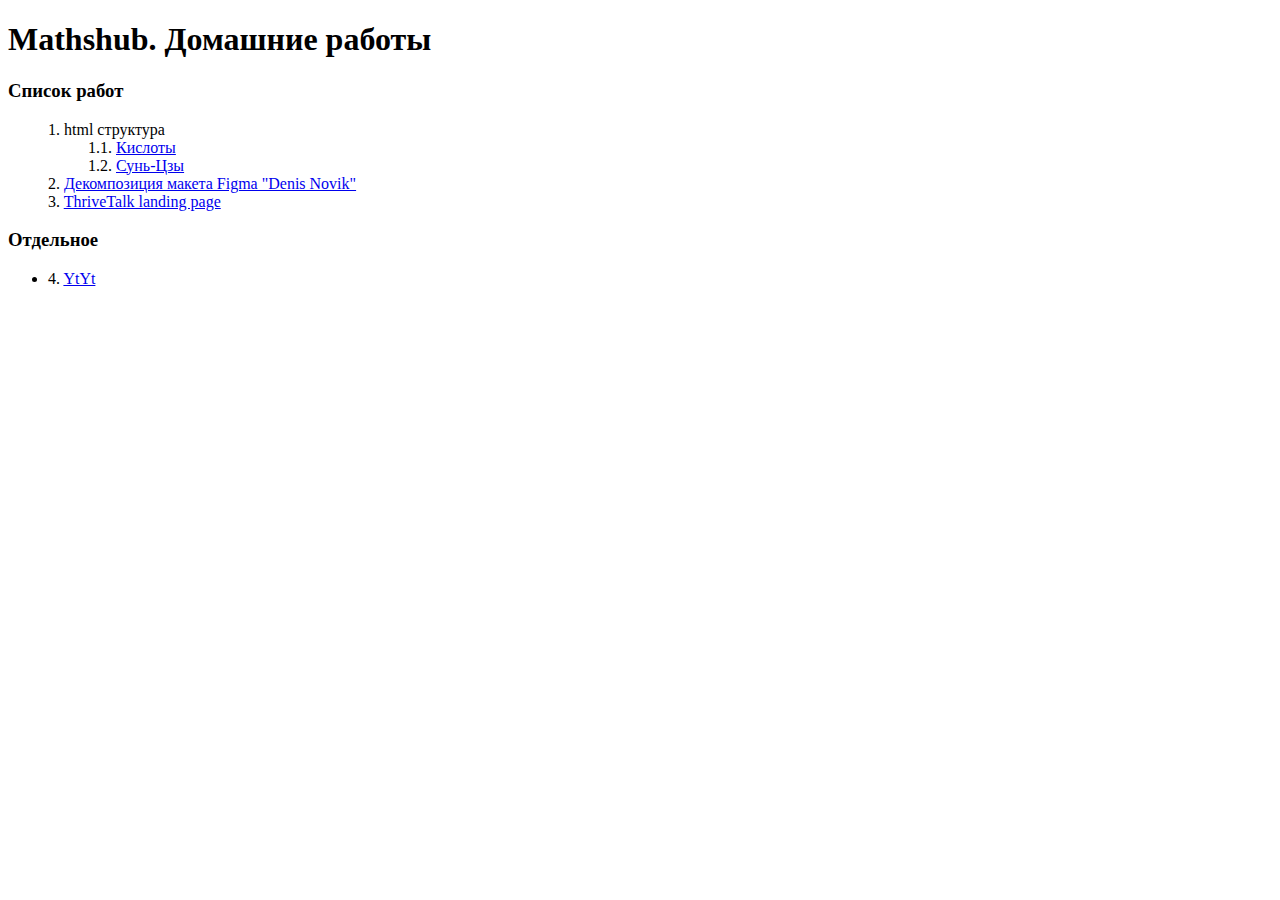
<file: index.html>
<!DOCTYPE html>
<html lang="en">
<head>
    <meta charset="UTF-8">
    <meta http-equiv="X-UA-Compatible" content="IE=edge">
    <meta name="viewport" content="width=device-width, initial-scale=1.0">
    <title>домашки</title>
    <style>
        ol {
            list-style: none;
            counter-reset: li;
        }
        li::before {
            counter-increment: li;
            content: counters(li, ".") ". ";
        }
    </style>
</head>
<body>
    <header>
        <h1>Mathshub. Домашние работы</h1>
    </header>
    <main>
        <section>
            <h3>Список работ</h3>
            <ol>
                <li> html структура
                    <ol>
                        <li>
                            <a href="./hw01/index.html">Кислоты</a>
                        </li>
                        <li>
                            <a href="./hw01/sun.html">Сунь-Цзы</a>
                        </li>
                    </ol>
                </li>

                <li>
                    <a href="./hw03_figma_decomposition/index.html">
                        Декомпозиция макета Figma "Denis Novik"
                    </a>
                </li>

                <li>
                    <a href="./ThriveTalk_landing_page/index.html">ThriveTalk landing page</a>
                </li>
                
            </ol>

            <h3>Отдельное</h3>
            <ul>
                <li><a href="./ytyt/index.html">YtYt</a></li>
            </ul>
        </section>
    </main>
</body>
</html>
</file>
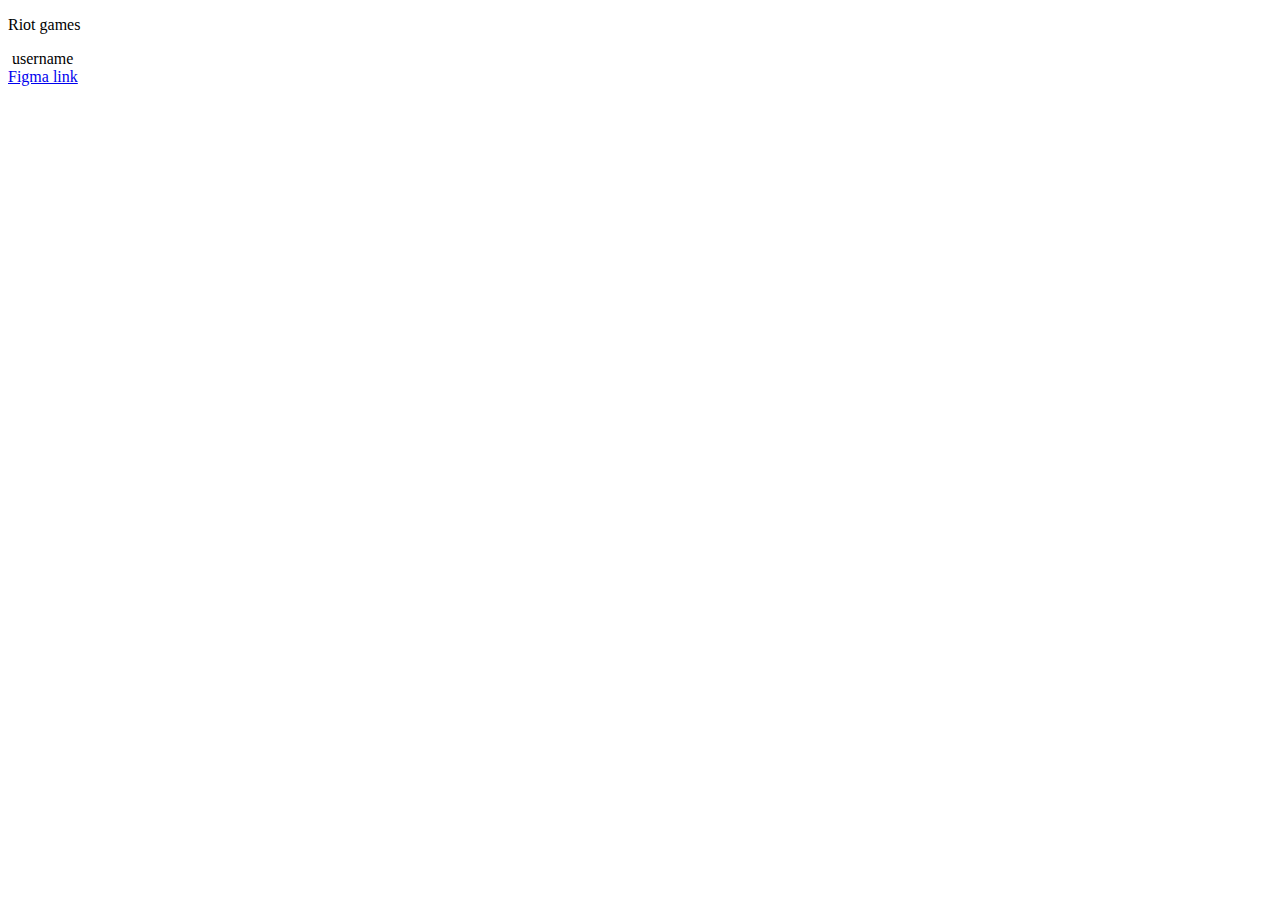
<file: valorant-agents_page_concepts/index.html>
<!DOCTYPE html>
<html lang="en">
<head>
    <meta charset="UTF-8">
    <meta http-equiv="X-UA-Compatible" content="IE=edge">
    <meta name="viewport" content="width=device-width, initial-scale=1.0">
    <title>Valorant - Agent page concept design</title>
</head>
<body>
    <header>
        <p>Riot games</p>

        <nav>

        </nav>

        <div>
            <img>
            <span>username</span>
        </div>
    </header>

    <main>

    </main>

    <footer>
        <a href="https://www.figma.com/file/mc4NyQ8AYUV7KjImsy5cVY/Valorant---Agents-page-concept-design-(Community)">Figma link</a>
    </footer>
</body>
</html>
</file>
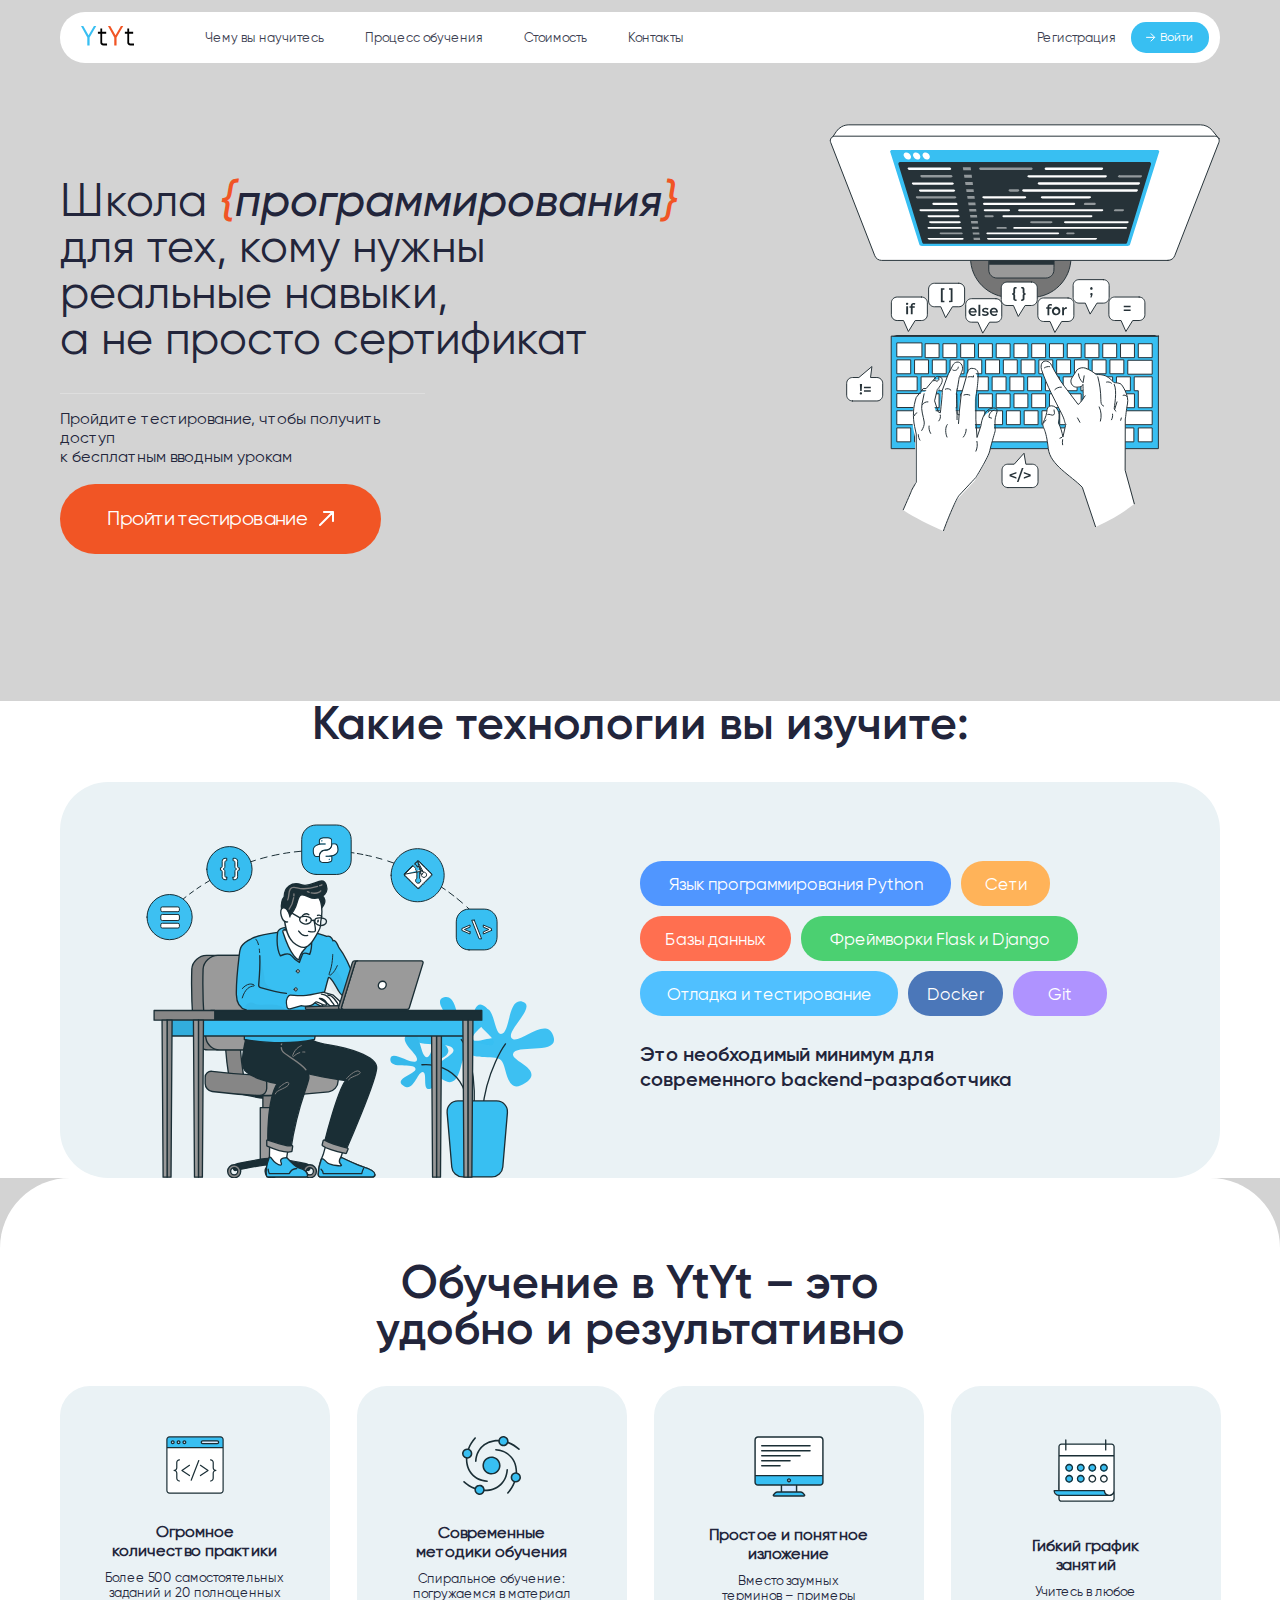
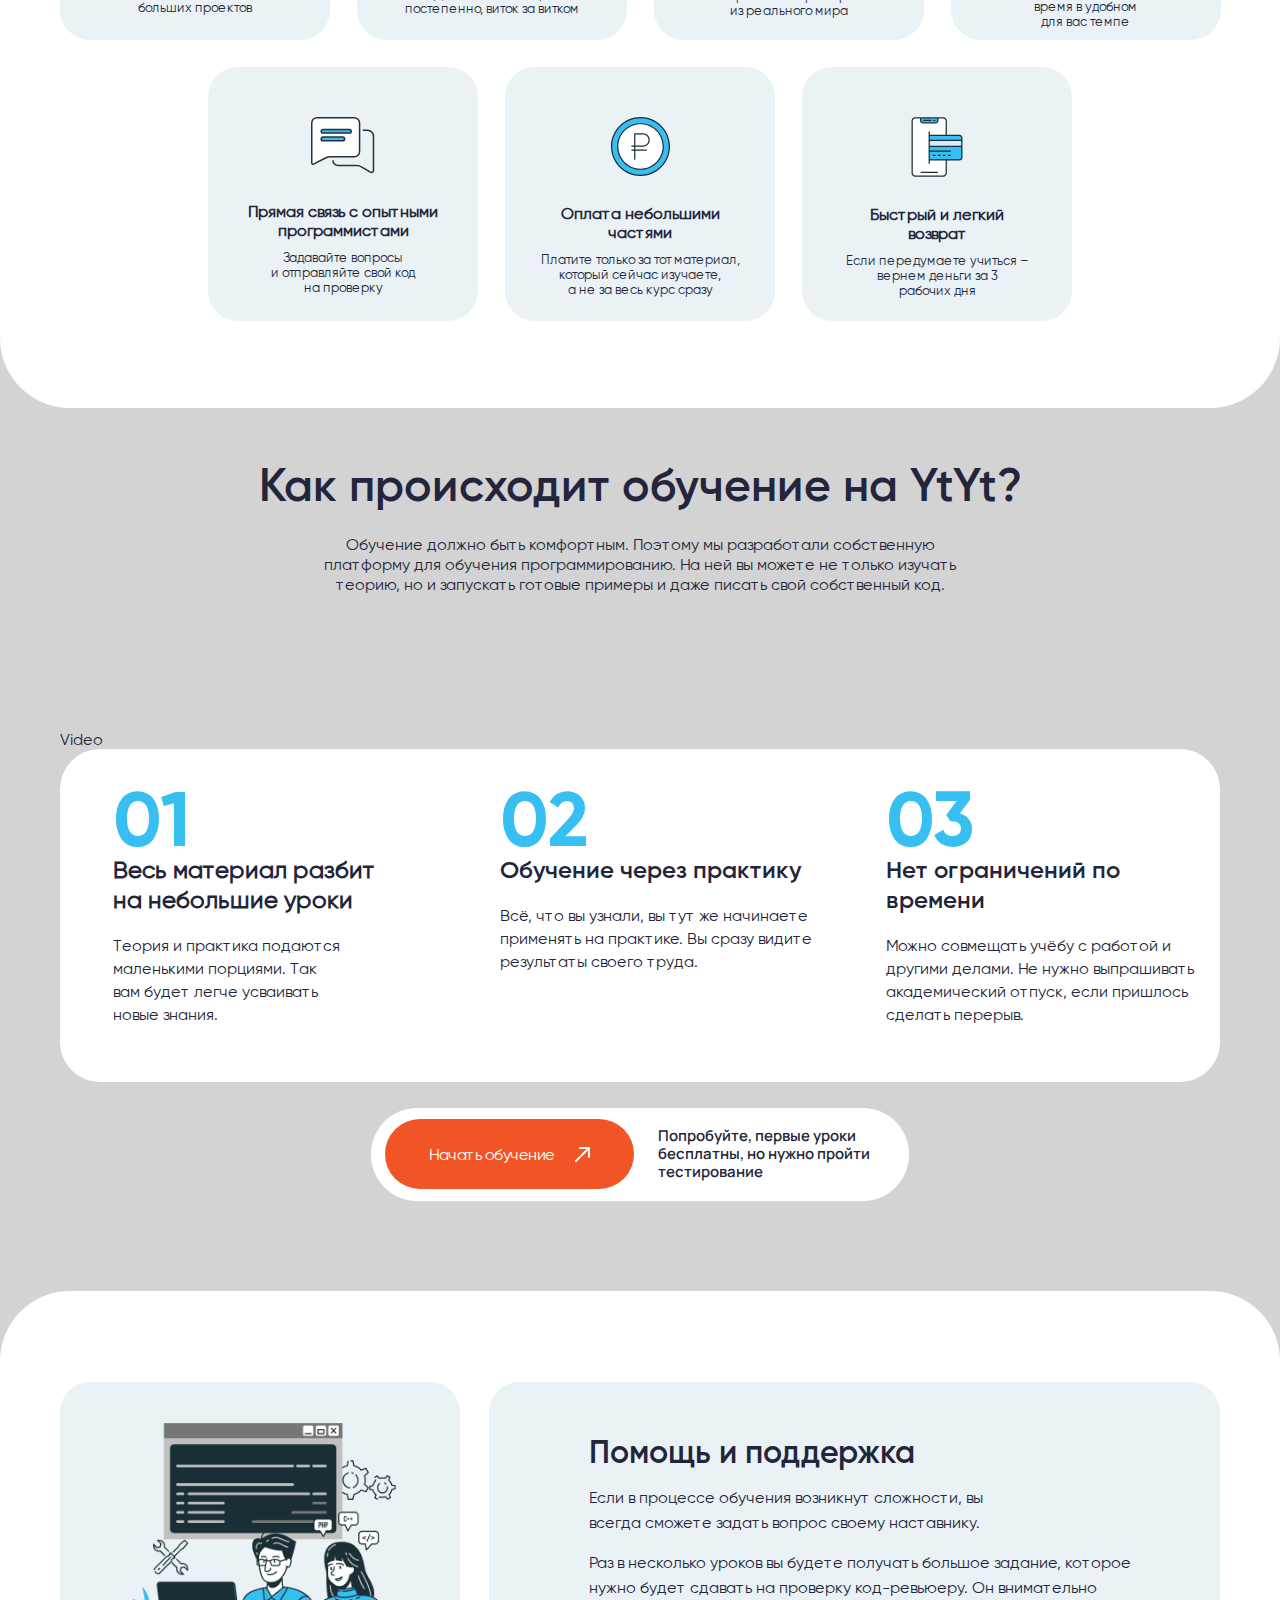
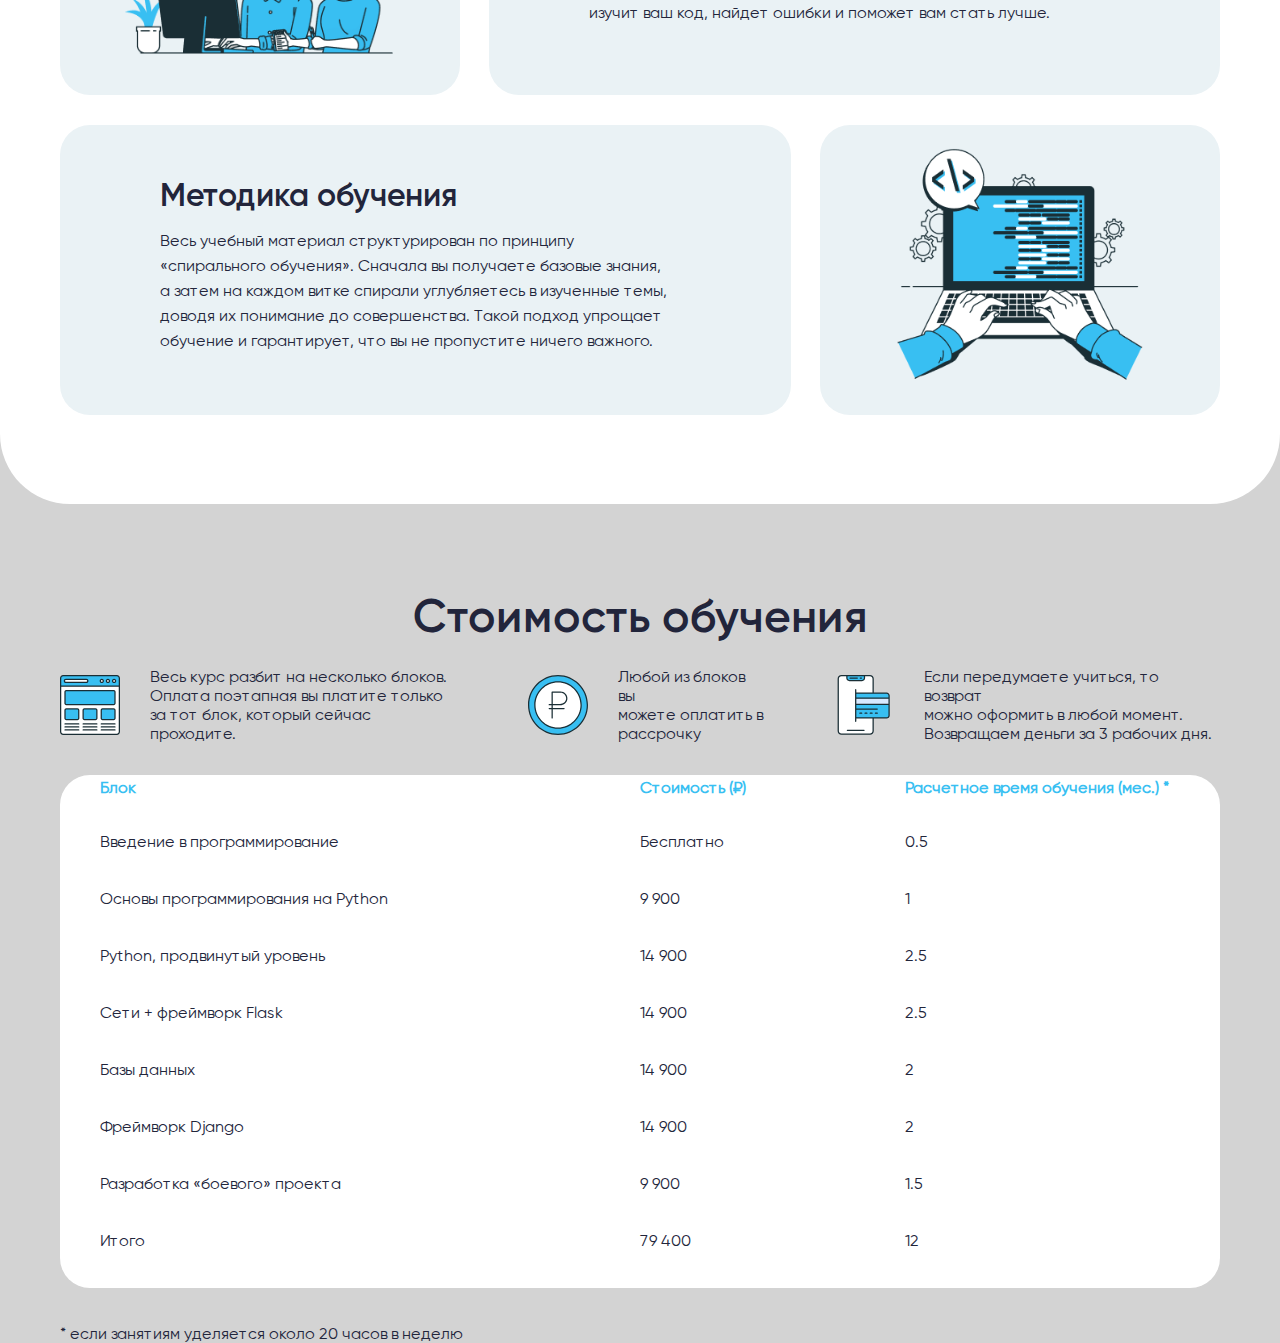
<file: ytyt/index.html>
<!DOCTYPE html>
<html lang="en">
<head>
    <meta charset="UTF-8">
    <meta http-equiv="X-UA-Compatible" content="IE=edge">
    <meta name="viewport" content="width=device-width, initial-scale=1.0">
    <title>YtYt - школа программирование</title>

    <link rel="stylesheet" href="./css/style.css">
    <link rel="stylesheet" href="./css/header.css">
    <link rel="stylesheet" href="./css/technologies.css">
    <link rel="stylesheet" href="./css/learning_features.css">
    <link rel="stylesheet" href="./css/learning_process.css">
    <link rel="stylesheet" href="./css/edu_methods.css">
    <link rel="stylesheet" href="./css/cost.css">

</head>


<body>
    <header>
        <div class="header_content">
            <a href="#">
                <img src="./img/header_logo.svg" alt="logo" title="YtYt logo">
            </a>

            <nav>
                <a href="#">Чему вы научитесь</a>
                <a href="#">Процесс обучения</a>
                <a href="#">Стоимость</a>
                <a href="#">Контакты</a>
            </nav>

            <div class="header_login_buttons">
                <a href="#">Регистрация</a>
                <button class="login_button"><img src="./img/white_right_arrow-login_button.svg" alt="lgoin arrow" title="login arrow">Войти</button>
            </div>
        </div>

        <div class="header_block">
            <div>
                <h1>
                    Школа <span>программирования</span>
                    <br>
                    для тех, кому нужны 
                    <br>
                    реальные навыки,
                    <br>
                    а не просто сертификат
                </h1>

                <p>
                    Пройдите тестирование, чтобы получить доступ 
                    <br>
                    к бесплатным вводным урокам
                </p>

                <button>Пройти тестирование <img src="./img/white_arrow_up_right.svg"></button>
            </div>

            <img src="./img/typing_computer.svg" alt="pc picture" title="pc picture">

            
            <!-- <img class="header_background" src="./img/rounds.svg" alt="background" title="background"> -->
            
        </div>
        <div class="section_joiner"></div>
    </header>

    <main>
        <section class="technologies">
            <h2>Какие технологии вы изучите:</h2>
            <div>
                <img src="./img/man_work_pc.svg" alt="man at computer picture" title="working at pc man">

                <div>
                    <div class="tech_container">
                        <span class="tech_python">Язык программирования Python</span>
                        <span class="tech_nets">Сети</span>
                        <span class="tech_dbs">Базы данных</span>
                        <span class="tech_flask_django">Фреймворки Flask и Django</span>
                        <span class="tech_tests">Отладка и тестирование</span>
                        <span class="tech_docker">Docker</span>
                        <span class="tech_git">Git</span>
                    </div>
                    
                    <p>Это необходимый минимум для современного backend-разработчика</p>
                </div>
            </div>
        </section>

        <section class="learning_features white_bg">
            <h2>Обучение в YtYt – это удобно и результативно</h2>
            <div class="learning_features_container features_container">
                <div>
                    <img src="./img/icon_feature1.svg" alt="'logo" title="logo">
                    <h3>
                        <span>Огромное </span>
                        <span>количество практики</span>
                    </h3>
                    <p>
                        <span>Более 500 самостоятельных </span>
                        <span>заданий и 20 полноценных </span>
                        <span>больших проектов</span>
                    </p>
                </div>

                <div>
                    <img src="./img/icon_feature2.svg" alt="'logo" title="logo">
                    <h3>
                        <span>Современные </span>
                        <span>методики обучения</span>
                    </h3>
                    <p>
                        <span>Спиральное обучение: </span>
                        <span>погружаемся в материал </span>
                        <span>постепенно, виток за витком</span>
                    </p>
                </div>

                <div>
                    <img src="./img/icon_feature3.svg" alt="'logo" title="logo">
                    <h3>
                        <span>Простое и понятное</span>
                        <span> изложение</span>
                    </h3>
                    <p>
                        <span>Вместо заумных</span>
                        <span>терминов – примеры</span>
                        <span> из реального мира</span>
                    </p>
                </div>

                <div>
                    <img src="./img/icon_feature4.svg" alt="'logo" title="logo">
                    <h3>
                        <span>Гибкий график</span>
                        <span> занятий</span>
                    </h3>
                    <p>
                        <span>Учитесь в любое</span>
                        <span>время в удобном </span>
                        <span>для вас темпе</span>
                    </p>
                </div>

                <div>
                    <img src="./img/icon_feature5.svg" alt="'logo" title="logo">
                    <h3>
                        <span>Прямая связь с опытными</span>
                        <span> программистами</span>
                    </h3>
                    <p>
                        <span>Задавайте вопросы </span>
                        <span>и отправляйте свой код</span>
                        <span> на проверку</span>
                    </p>
                </div>

                <div>
                    <img src="./img/icon_feature6.svg" alt="'logo" title="logo">
                    <h3>
                        <span>Оплата небольшими</span>
                        <span> частями</span>
                    </h3>
                    <p>
                        <span>Платите только за тот материал,</span>
                        <span> который сейчас изучаете, </span>
                        <span>а не за весь курс сразу</span>
                    </p>
                </div>

                <div>
                    <img src="./img/icon_feature7.svg" alt="'logo" title="logo">
                    <h3>
                        <span>Быстрый и легкий </span>
                        <span>возврат</span>
                    </h3>
                    <p>
                        <span>Если передумаете учиться –</span>
                        <span>вернем деньги за 3</span>
                        <span> рабочих дня</span>
                    </p>
                </div>
            </div>
        </section>

        <section class="learning_process">
            <h2>Как происходит обучение на YtYt?</h2>

            <p>
                Обучение должно быть комфортным. Поэтому мы разработали собственную 
                платформу для обучения программированию. На ней вы можете не только изучать 
                теорию, но и запускать готовые примеры и даже писать свой собственный код.
            </p>
            <div>
                Video
                <video></video>
            </div>
            <div class="process_features">
                <div>
                    <p>01</p>
                    <p>
                        <span>Весь материал разбит </span>
                        <span>на небольшие уроки</span>
                    </p>
                    <p>
                        Теория и практика подаются 
                        <br>
                        маленькими порциями. Так 
                        <br>
                        вам будет легче усваивать 
                        <br>
                        новые знания.
                    </p>
                </div>
                <div>
                    <p>02</p>
                    <p>
                        </span>Обучение 
                        через практику</p>
                    <p>
                        Всё, что вы узнали, вы тут же начинаете применять на практике. Вы сразу видите результаты своего труда.
                    </p>
                </div>
                <div>
                    <p>03</p>
                    <p>Нет ограничений по времени</p>
                    <p>
                        Можно совмещать учёбу с работой 
                        и другими делами. Не нужно выпрашивать академический отпуск, если пришлось сделать перерыв.
                    </p>
                </div>
            </div>
            <div class="start_education_container">
                <button>Начать обучение <img src="./img/white_arrow_up_right.svg" alt="small arrow icon" title="small arrow icon"></button>

                <p>
                    Попробуйте, первые уроки 
                    <br>
                    бесплатны, но нужно пройти 
                    <br>
                    тестирование
                </p>
            </div>
        </section>

        <section class="edu_methods white_bg">
            <div class="features_container">
                <div class="method_icon1 feature_icon">
                    <img src="./img/man_and_woman_pc.svg" alt="image" title="man at woman work in console">
                </div>

                <div class="method1">
                    <h4>Помощь и поддержка</h4>
                    <p>
                        Если в процессе обучения возникнут сложности, вы 
                        <br>
                        всегда сможете задать вопрос своему наставнику.
                    </p>
                    <p>
                        Раз в несколько уроков вы будете получать большое задание, которое 
                        <br>
                        нужно будет сдавать на проверку код-ревьюеру. Он внимательно 
                        <br>
                        изучит ваш код, найдет ошибки и поможет вам стать лучше. 
                    </p>
                </div>

                <div class="method2">
                    <h4>Методика обучения</h4>
                    <p>
                        Весь учебный материал структурирован по принципу 
                        <br>
                        «спирального обучения». Сначала вы получаете базовые знания, 
                        <br>
                        а затем на каждом витке спирали углубляетесь в изученные темы, 
                        <br>
                        доводя их понимание до совершенства. Такой подход упрощает 
                        <br>
                        обучение и гарантирует, что вы не пропустите ничего важного.
                    </p>
                </div>

                <div class="method_icon2 feature_icon">
                    <img src="./img/hands_pc.svg" alt="image" title="work in console">
                </div>
            </div>
        </section>

        <section class="cost">
            <h2>Стоимость обучения</h2>

            <div class="cost_features">
                <div>
                    <img src="./img/cost_features/cost_feature_icon1.svg" alt="icon" title="icon">
                    <p>
                        Весь курс разбит на несколько блоков. 
                        <br>
                        Оплата поэтапная вы платите только 
                        <br>
                        за тот блок, который сейчас проходите.
                    </p>
                </div>

                <div>
                   <img src="./img/cost_features/cost_feature_icon2.svg" alt="icon" title="icon">
                    <p>
                        Любой из блоков вы 
                        <br>
                        можете оплатить в 
                        <br>
                        рассрочку
                    </p>
                </div>

                <div>
                    <img src="./img/cost_features/cost_feature_icon3.svg" alt="icon" title="icon">
                    <p>
                        Если передумаете учиться, то возврат 
                        <br>
                        можно оформить в любой момент. 
                        <br>
                        Возвращаем деньги за 3 рабочих дня.
                    </p>
                </div>
            </div>

            <div class="table_container">
                <div class="table_grid">
                    <div class="table_header">
                        <p>Блок</p>
                        <p>Стоимость (₽)</p>
                        <p>Расчетное время обучения (мес.) *</p>
                    </div>

                    <div class="table_row">
                        <p>Введение в программирование</p>
                        <p>Бесплатно</p>
                        <p>0.5</p>
                    </div>

                    <div class="table_row">
                        <p>Основы программирования на Python</p>
                        <p>9 900</p>
                        <p>1</p>
                    </div>

                    <div class="table_row">
                        <p>Python, продвинутый уровень</p>
                        <p>14 900</p>
                        <p>2.5</p>
                    </div>

                    <div class="table_row">
                        <p>Сети + фреймворк Flask</p>
                        <p>14 900</p>
                        <p>2.5</p>
                    </div>
                    <div class="table_row">
                        <p>Базы данных</p>
                        <p>14 900</p>
                        <p>2</p>
                    </div>
                    <div class="table_row">
                        <p>Фреймворк Django</p>
                        <p>14 900</p>
                        <p>2</p>
                    </div>
                    <div class="table_row">
                        <p>Разработка «боевого» проекта</p>
                        <p>9 900</p>
                        <p>1.5</p>
                    </div>
                    <div class="table_footer">
                        <p>Итого</p>
                        <p>79 400</p>
                        <p>12</p>
                    </div>
                </div>

            </div>
            <p>* если занятиям уделяется около 20 часов в неделю</p>
        </section>



        <!-- <section>
            <div>
                <img alt="megafone" title="megafone">
                <p>
                    Все блоки проходятся строго по порядку. Пропустить какой-то блок или начать обучение с середины нельзя, даже если вы считаете, что уже знаете какую-то часть материала. Только так мы можем гарантировать, что вы получите все знания, предусмотренные учебной программой.
                </p>
                <button>Начать обучение</button>
            </div>
        </section>
 -->



    </main>

    <!-- <footer>
        <p>© 2022 ytyt — Все права защищены</p>
        <p><a href="#">Пользовательское соглашение</a></p>
        <p><a href="#">Политика конфиденциальности</a></p>
    </footer> -->
</body>
</html>
</file>
<file: ytyt/css/style.css>
@font-face {
    font-family: Gilroy;
    src: url('../fonts/gilroy-regular.ttf');
}
@font-face {
    font-family: Gilroy SemiBold;
    src: url('../fonts/gilroy-semibold.ttf');
}
@font-face {
    font-family: Gilroy-Medium;
    src: url('../fonts/gilroy-medium.ttf');
}
@font-face {
    font-family: Gilroy-MediumItalic;
    src: url('../fonts/gilroy-mediumitalic.ttf');
}
@font-face {
    font-family: Gilroy Bold;
    src: url('../fonts/gilroy-bold.ttf');
}
@font-face {
    font-family: Manrope;
    src: url('../fonts/Manrope-VariableFont_wght.ttf');
}



* {
    padding: 0;
    margin: 0;
    box-sizing: border-box;
    font-family: 'Gilroy';
}

body {
    font-size: 16px;
    width: 100vw;
    color: #22253B;
    display: flex;
    flex-direction: column;
    align-items: center;
    justify-content: center;
    background-color: lightgray;
}
a {
    color: #22253B;
}
a:hover {
    color: #F15525;
}

main {
    width: 100%;
}
main > section {
    padding: 0 0px;
}

h2 {
    font-family: Gilroy SemiBold;
    font-size: 46px;
    font-weight: 600;
    line-height: 46px;
    letter-spacing: 0em;
    text-align: center;
}

body > * {
    display: flex;
    flex-direction: column;
    align-items: center;
}

.white_bg {
    background-color: white;
    border-radius: 70px;
    width: 100%;
}

.features_container > div {
    background-color: #EAF2F5;
    border-radius: 30px;
}
</file>
<file: ytyt/css/header.css>
header {
    /* background-color: #8f8f8f; */
    width: 100%;
    flex-direction: column;
    padding: 0 20px;

}
header * {
    font-size: 16px;
}

img.header_background{
    z-index: -1;
    overflow: visible;
    position: absolute;
    width: 1705px;
    height: 1705px;
    left: 9px;
    top: -173px;
}

.header_content {
    max-width: 1160px;
    width: 100%;
    margin-top: 12px;
    
    background-color: white;
    border-radius: 25px;
    height: 51px;
    display: grid;
    grid-template-columns: min-content 1fr min-content;
    align-items: center;
    gap: 0 71px;
}

.header_content > a {
    margin-left: 21px;
}

header nav {
    display: flex;
    gap: 41px;
}

header a {
    font-size: 13px;
    font-weight: 400;
    line-height: 14px;
    letter-spacing: 0em;
    text-decoration: none;
    color: #3C3E50;
}
header a:hover {
    text-decoration: none;
}

.header_login_buttons {
    display: flex;
    align-items: center;
    margin: 0 11px;
}

.header_login_buttons > a {
    margin-right: 15px;
    font-size: 13px;
    font-weight: 400;
    line-height: 14px;
    letter-spacing: 0em;
    /* margin-top: 9px; */
}

.header_login_buttons > button {
    /* margin-top: 9px; */
    background-color: #38BFF2;
    color: #fff;
    width: 78px;
    height: 31px;
    border-radius: 15px;
    border: none;
    font-size: 12px;
    font-weight: 500;
    line-height: 13px;
    letter-spacing: 0em;
    text-align: left;
    cursor: pointer;


    display: flex;
    align-items: center;
}
.header_login_buttons > button:hover {
    background-color: #F15525;
}

.header_login_buttons img {
    margin-left: 15px;
    margin-right: 4px;
}

.header_block {
    display: flex;
    width: 100%;
    max-width: 1160px;
    justify-content: space-between;
    align-items: center;
}


header h1 {
    font-size: 46px;
    font-weight: 500;
    line-height: 46px;
    letter-spacing: 0em;
    text-align: left;
    font-family: 'Gilroy';
    margin-top: 70px;
    margin-bottom: 31px;
}

header h1 > span {
    font-family: 'Gilroy-MediumItalic';
    font-size: 46px;
    line-height: 46px;
    letter-spacing: 0em;
}
header h1 > span::before {
    content: "{";
    color: #F15525;
}
header h1 > span::after {
    content: "}";
    color: #F15525;
}

.header_block > div > p {
    max-width: 365.22px;
    padding-top: 15px;
    border-top: solid 1px #DEDEDE;
    margin-bottom: 18px;
}

.header_block > div > button {
    width: 321px;
    height: 70px;
    border-radius: 35px;
    background-color: #F15525;
    color: white;
    border: none;

    font-size: 20px;
    font-weight: 400;
    line-height: 19px;
    letter-spacing: -0.03em;
    text-align: center;
    cursor: pointer;

    display: flex;
    align-items: center;
    justify-content: center;

}
.header_block > div > button:hover {
    background-color: #38BFF2;
}

.header_block > div > button > img {
    margin-left: 12px;

}

.header_block > img {
    display: block;
    margin-top: 61px;
    margin-bottom: 66px;
    float: right;
    width: 100%;
    max-width: 391px;
    min-width: 20px;
}
</file>
<file: ytyt/css/technologies.css>
.technologies {
    background-color: white;
    
    width: 100%;
    margin-top: 103px;
    
}
.technologies h2 {
    margin-bottom: 35px;
}

.technologies > div {
    background-color: #EAF2F5;
    border-radius: 48px;
    display: grid;
    grid-template-columns: 1fr 1fr;
    justify-items: center;
    align-items: end;


    margin: 0 auto;
    max-width: 1160px;
    max-height: 396px;
    height: fit-content;
}

.technologies > div > img {
    margin-top: 42px;
}

.tech_container {
    display: flex;
    flex-wrap: wrap;
    /* grid-template-areas:
    "python python nets"
    "dbs flask_django"
    "tests docker git"; */
    gap: 10px 10px;
    margin-right: 104px;
    margin-bottom: 26px;
}
.tech_container > span {
    color: white;
    white-space: nowrap;
    padding: 0px 16px;
    border-radius: 22px;

    height: 45px;
    min-width: 45px;

    font-size: 17px;
    font-weight: 400;
    line-height: 46px;
    letter-spacing: 0em;
    text-align: center;

    display: block;
}

.tech_python {
    width: 311px;
    grid-area: python;
    background-color: #5096FF;
}
.tech_nets {
    width: 89px;
    grid-area: nets;
    background-color: #FFB359;
}
.tech_dbs {
    width: 151px;
    grid-area: dbs;
    background-color: #FF6F50;
}
.tech_flask_django {
    width: 277px;
    grid-area: flask_django;
    background-color: #4BD071;
}
.tech_tests {
    width: 258px;
    grid-area: tests;
    background-color: #50C0FF;
}
.tech_docker {
    width: 95px;
    grid-area: docker;
    background-color: #4B77B9;
}
.tech_git {
    width: 94px;
    grid-area: git;
    background-color: #AF93FF;
}

.technologies > div > div > p {
    font-family: Gilroy SemiBold;
    font-size: 20px;
    font-weight: 600;
    line-height: 25px;
    letter-spacing: 0em;
    text-align: left;

    margin-bottom: 87px;
    width: 385px;
}
</file>
<file: ytyt/css/learning_features.css>
.learning_features > h2 {
    margin: 0 auto;
    margin-top: 82px;
    margin-bottom: 34px;    
    max-width: 598px;
    width: 100%;
}

.learning_features_container {
    width: 100%;
    max-width: 1161px;

    margin: 0 auto;
    display: flex;
    flex-wrap: wrap;
    justify-content: center;
    gap: 27px 27px;
    

    margin-bottom: 87px;

}

.learning_features_container > div {
    width: 270px;
    /* width: max-content; */
    /* max-height: 254px; */
    height: 254px;

    /* padding: 31px 35px; */

    display: flex;
    flex-direction: column;
    align-items: center;
    gap: 10px;

    text-align: center;
}

.learning_features_container > div > img {
    margin-top: 50px;
    margin-bottom: 18px;
}

.learning_features_container h3 {
    max-width: 200px;
    font-family: Gilroy SemiBold;
    font-size: 16px;
    font-weight: 600;
    line-height: 19px;
    letter-spacing: 0em;

    display: flex;
    flex-direction: column;
    align-items: center;
}

.learning_features_container p {
    font-family: Gilroy;
    font-size: 13px;
    font-weight: 400;
    line-height: 15px;
    letter-spacing: 0em;
    text-align: center;
    display: flex;
    flex-direction: column;
    align-items: center;
}
</file>
<file: ytyt/css/learning_process.css>
.learning_process h2 {
    margin-top: 55px;
    margin-bottom: 26px;
}

.learning_process > p {
    font-family: Gilroy;
    font-size: 16px;
    font-weight: 400;
    line-height: 20px;
    letter-spacing: 0em;
    text-align: center;

    margin: 0 auto;
    max-width: 642px;
}

.process_features {
    display: grid;
    grid-template-columns: repeat(3, 1fr);
    max-width: 1160px;
    border-radius: 40px;
    background-color: white;
}
.process_features > *{
    margin-left: 53px;
}


.process_features p {
    display: flex;
    flex-direction: column;
}

.process_features p:first-child {
    font-family: Gilroy Bold;
    font-size: 77px;
    font-weight: 700;
    line-height: 30px;
    letter-spacing: 0em;
    text-align: left;

    color: #38BFF2;

    margin-top: 56px;
    margin-bottom: 20px;
}
.process_features p:nth-child(2) {
    font-family: Gilroy SemiBold;
    font-size: 24px;
    font-weight: 600;
    line-height: 30px;
    letter-spacing: 0em;
    text-align: left;

    margin-bottom: 19px;
}

.process_features p:nth-child(3) {
    font-family: Gilroy;
    font-size: 16px;
    font-weight: 400;
    line-height: 23px;
    letter-spacing: 0em;
    text-align: left;

    margin-bottom: 56px;
}

.start_education_container {
    margin: 0 auto;
    margin-top: 26px;
    margin-bottom: 90px;

    background-color: white;
    border-radius: 46px;

    display: flex;
    align-items: center;
    justify-content: space-between;

    width: 538px;
    height:93px;
}
.start_education_container button {
    color: white;
    background-color: #F15525;
    width: 249px;
    height: 70px;
    border-radius: 35px;
    border: none;

    margin-left: 14px;

    font-family: Gilroy;
    font-size: 16px;
    font-weight: 400;
    line-height: 15px;
    letter-spacing: -0.03em;
    text-align: center;

    display: flex;
    align-items: center;
    justify-content: center;

    cursor: pointer;
}
.start_education_container button > img {
    margin-left: 20px;
}

.start_education_container > p {
    margin-right: 37px;
    width: 214px;
    font-family: Manrope;
    font-weight: bold;
    font-size: 15px;
    font-weight: 600;
    line-height: 18px;
    letter-spacing: 0em;
    text-align: left;

}
</file>
<file: ytyt/css/edu_methods.css>
.edu_methods > div {
    max-width: 1160px;
    width: 100%;
    margin: 0 auto;
}

.edu_methods .features_container {
    display: grid;

    grid-template-columns: 400px auto 400px;
    grid-template-rows: 313px 290px;
    gap: 30px 29px;

    margin-top: 91px;
    margin-bottom: 89px;
}

.edu_methods .features_container > div > h4 {
    font-family: Gilroy SemiBold;
    font-size: 32px;
    font-weight: 600;
    line-height: 30px;
    letter-spacing: 0em;
    text-align: left;

    margin-top: 55px;
    margin-bottom: 18px;

    margin-left: 100px;
}

.edu_methods .features_container > div > p {
    margin-bottom: 15px;
    margin-left: 100px;

    font-family: Gilroy;
    font-size: 16px;
    font-weight: 400;
    line-height: 25px;
    letter-spacing: 0em;
    text-align: left;

}

.edu_methods .features_container > div > p:last-child {
    margin-bottom: 55px;
}

.method_icon1 {
    grid-column: span 1;
    width: 400px;
}

.method1 {
    grid-column: span 2;
}

.method2 {
    grid-column: span 2;
}
.method_icon2 {
    grid-column: 2 3;
}

.features_container > .feature_icon {
    display: flex;
    align-items: center;
    justify-content: center;
}
</file>
<file: ytyt/css/cost.css>
.cost {
    max-width: 1160px;
}

.cost h2 {
    margin-top: 90px;
    margin-bottom: 35px;
}

.cost_features {
    display: flex;
    flex-direction: row;
    justify-content: space-between;

    gap: 69px;
    height: 60px;
}

.cost_features > div {
    max-width: fit-content;

    display: flex;
    justify-content: space-between;
    align-items: center;
    gap: 30px;
}

.cost_features > div > img{
    width: 60px;
    height: 60px;
}

.cost > .table_container {
    max-width: 1160px;
    width: 100%;
    height: fit-content;

    background-color: white;
    border-radius: 30px;

}

.table_container {
    margin-top: 40px;
}

.table_container > table {
    margin: 40px;
    max-width: 1081px;
    width: 100%;

    font-family: Gilroy;
    font-size: 20px;
    font-weight: 400;
    line-height: 25px;
    letter-spacing: 0em;
    text-align: left;

}
.table_container > table, th, td {
    border: none;
    border-collapse: collapse;
}

.table_container > table > thead {
    background-color: white;
    
    font-family: Gilroy;
    font-size: 16px;
    font-weight: 700;
    line-height: 25px;
    letter-spacing: 0em;
    text-align: left;

    color: #38BFF2;
}

.table_container > table  tr {
    height: 57px;
    margin-left: 10px;
}

.table_container > table > tbody tr:nth-child(odd) {
    background-color: #f3f3f3;
    border-radius: 10px;
    border: none;
}

.table_container > table tfoot > tr > td {
    background-color: white;

    font-family: Gilroy;
    font-size: 24px;
    font-weight: 700;
    line-height: 25px;
    letter-spacing: 0em;
    text-align: left;
}



.table_grid {
    max-width: 1081px;
    width: 100%;

    margin: 36px auto;

    display: flex;
    flex-direction: column;
}

.table_grid > div {
    display: grid;
    grid-template-columns: 50% auto 276px;
    align-items: center;
}

.table_grid > div > p {
    height: 57px;
    align-self: center;
}

.table_grid > .table_header {
    font-family: Gilroy;
    font-size: 16px;
    font-weight: 700;
    line-height: 25px;
    letter-spacing: 0em;
    text-align: left;

    color: #38BFF2;
}
</file>
